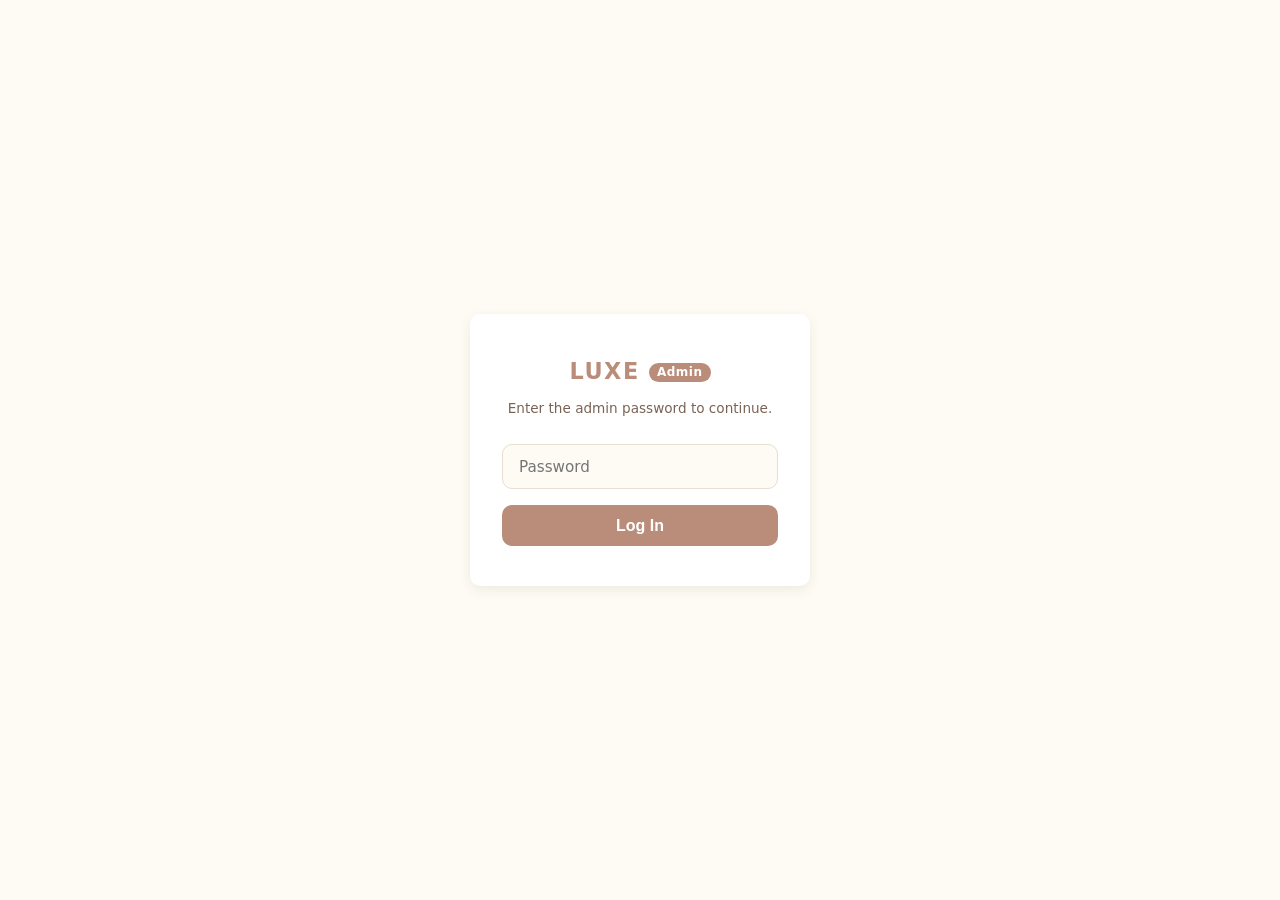
<file: admin.html>
<!doctype html>
<html lang="en">
  <head>
    <meta charset="UTF-8" />
    <meta name="viewport" content="width=device-width, initial-scale=1.0" />
    <title>Admin | LUXE Hair</title>
    <link rel="stylesheet" href="css/admin.css" />
    <link
      rel="stylesheet"
      href="https://cdnjs.cloudflare.com/ajax/libs/font-awesome/6.5.2/css/all.min.css"
    />
  </head>
  <body>
    <!-- ===================== LOGIN GATE ===================== -->
    <!-- Shown by default. admin.js hides this and reveals #admin-dashboard
       once the correct password is entered. This is a DEMO-ONLY lock —
       not real security, since the password lives in plain JS anyone
       could view. Good enough to keep the page from being obviously
       public, not good enough for real customer data. -->
    <section class="login-gate" id="login-gate">
      <form class="login-box" id="login-form">
        <span class="logo">LUXE <span class="admin-tag">Admin</span></span>
        <p class="login-subtitle">Enter the admin password to continue.</p>

        <input
          type="password"
          id="password-input"
          placeholder="Password"
          required
        />

        <p id="login-error" class="login-error" hidden>
          Incorrect password. Try again.
        </p>

        <button type="submit" class="btn btn-primary btn-large">Log In</button>
      </form>
    </section>

    <!-- ===================== ADMIN DASHBOARD ===================== -->
    <!-- Hidden until login succeeds. -->
    <div id="admin-dashboard" hidden>
      <header class="admin-header">
        <span class="logo">LUXE <span class="admin-tag">Admin</span></span>
        <button id="logout-btn" class="btn-logout" type="button">
          <i class="fa-solid fa-right-from-bracket"></i> Log Out
        </button>
      </header>

      <main class="admin-main">
        <!-- ----- Stats overview ----- -->
        <section class="stats-row">
          <div class="stat-card">
            <span class="stat-label">Total Orders</span>
            <span class="stat-value" id="stat-orders">0</span>
          </div>
          <div class="stat-card">
            <span class="stat-label">Total Messages</span>
            <span class="stat-value" id="stat-messages">0</span>
          </div>
          <div class="stat-card">
            <span class="stat-label">Total Revenue</span>
            <span class="stat-value" id="stat-revenue">$0</span>
          </div>
          <div class="stat-card">
            <span class="stat-label">Total Products</span>
            <span class="stat-value" id="stat-products">0</span>
          </div>
        </section>

        <!-- ----- Tabs ----- -->
        <div class="admin-tabs">
          <button
            class="tab-btn active"
            id="tab-orders-btn"
            type="button"
            data-tab="orders"
          >
            <i class="fa-solid fa-bag-shopping"></i> Orders
          </button>
          <button
            class="tab-btn"
            id="tab-messages-btn"
            type="button"
            data-tab="messages"
          >
            <i class="fa-solid fa-envelope"></i> Messages
          </button>
          <button
            class="tab-btn"
            id="tab-products-btn"
            type="button"
            data-tab="products"
          >
            <i class="fa-solid fa-box"></i> Products
          </button>
        </div>

        <!-- ----- Orders tab ----- -->
        <section id="orders-tab" class="tab-panel">
          <p id="orders-empty" class="empty-state" hidden>
            <i class="fa-solid fa-inbox"></i> No orders yet.
          </p>
          <div id="orders-list" class="entries-list">
            <!-- Order cards injected by admin.js -->
          </div>
        </section>

        <!-- ----- Messages tab ----- -->
        <section id="messages-tab" class="tab-panel" hidden>
          <p id="messages-empty" class="empty-state" hidden>
            <i class="fa-solid fa-inbox"></i> No messages yet.
          </p>
          <div id="messages-list" class="entries-list">
            <!-- Message cards injected by admin.js -->
          </div>
        </section>

        <!-- ----- Products tab ----- -->
        <section id="products-tab" class="tab-panel" hidden>
          <form id="add-product-form" class="add-product-form">
            <h2>Add New Product</h2>

            <label for="product-name">Product Name</label>
            <input type="text" id="product-name" required />

            <label for="product-category">Category</label>
            <select id="product-category" required>
              <option value="">Select a category</option>
              <option value="wigs">Wigs</option>
              <option value="extensions">Extensions</option>
              <option value="closures">Closures</option>
              <option value="care">Hair Care</option>
              <option value="accessories">Accessories</option>
            </select>

            <label for="product-price">Price ($)</label>
            <input type="number" id="product-price" min="1" required />

            <label>Product Image</label>
            <div class="image-upload-box" id="image-upload-box">
              <input
                type="file"
                id="product-image-input"
                accept="image/png, image/jpeg, image/gif"
                hidden
              />

              <div id="image-upload-placeholder" class="upload-placeholder">
                <div class="upload-icon-wrap">
                  <i class="fa-regular fa-image"></i>
                </div>
                <p class="upload-title">Upload Image</p>
                <p class="upload-subtitle">PNG, JPG, GIF up to 4MB</p>
                <button
                  type="button"
                  id="select-image-btn"
                  class="btn-select-image"
                >
                  Select Image
                </button>
              </div>

              <div id="image-preview-wrap" class="image-preview-wrap" hidden>
                <img id="image-preview" alt="Selected product image" />
                <button
                  type="button"
                  id="change-image-btn"
                  class="btn-change-image"
                >
                  Change Image
                </button>
              </div>
            </div>
            <span class="field-error" id="error-product-image"></span>

            <label for="product-description">Description</label>
            <textarea id="product-description" rows="3" required></textarea>

            <label class="checkbox-label">
              <input type="checkbox" id="product-instock" checked />
              In stock
            </label>

            <button type="submit" class="btn btn-primary btn-large">
              Add Product
            </button>
          </form>

          <h2 class="products-list-heading">Your Added Products</h2>
          <p id="products-empty" class="empty-state" hidden>
            <i class="fa-solid fa-box-open"></i> You haven't added any products
            yet.
          </p>
          <div id="products-list" class="entries-list">
            <!-- Custom product cards injected by admin.js -->
          </div>
        </section>
      </main>
    </div>

    <script type="module" src="js/admin.js"></script>
  </body>
</html>
</file>
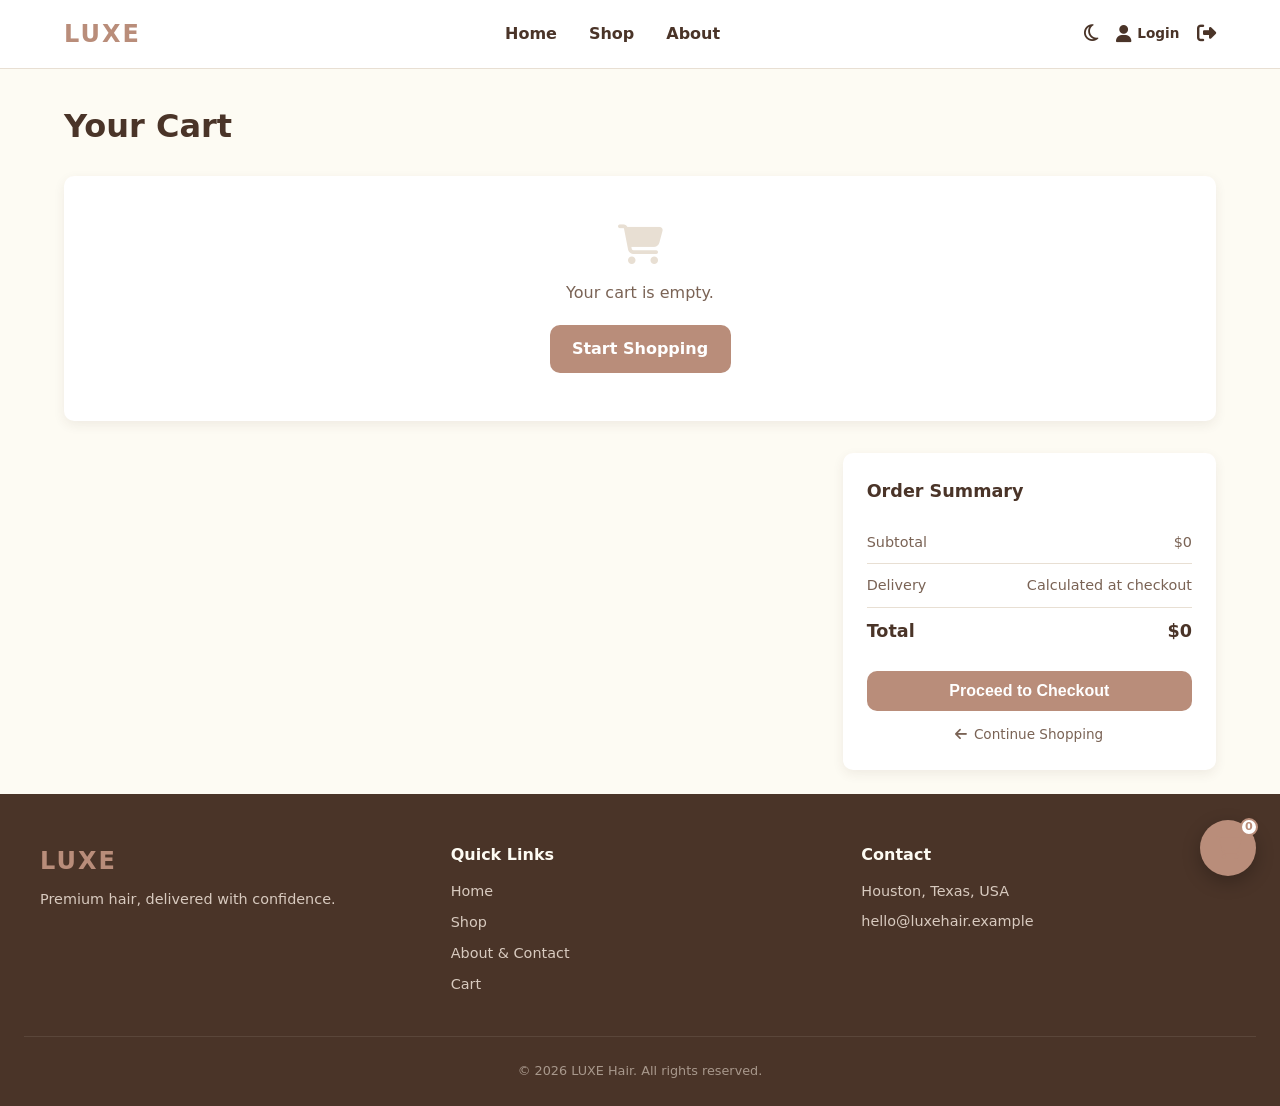
<file: cart.html>
<!doctype html>
<html lang="en">
  <head>
    <meta charset="UTF-8" />
    <meta name="viewport" content="width=device-width, initial-scale=1.0" />
    <title>Your Cart | LUXE Hair</title>
    <link rel="stylesheet" href="css/cart.css" />
    <link
      rel="stylesheet"
      href="https://cdnjs.cloudflare.com/ajax/libs/font-awesome/6.5.2/css/all.min.css"
    />
  </head>
  <body>
    <!-- ===================== HEADER / NAV ===================== -->
    <header class="site-header">
      <div class="nav-container">
        <a href="index.html" class="logo">LUXE</a>

        <nav id="nav-links" class="nav-links">
          <a href="index.html">Home</a>
          <a href="shop.html">Shop</a>
          <a href="about.html">About</a>
          <!-- Mobile-only account controls, shown inside the dropdown
             menu instead of cluttering the top bar on small screens.
             Hidden on desktop via CSS; script.js keeps this in sync
             with the compact desktop version. -->
          <a
            href="login.html"
            id="account-link-mobile"
            class="mobile-account-link"
          >
            <i class="fa-solid fa-user"></i>
            <span id="account-label-mobile">Login</span>
          </a>
          <button
            id="logout-btn-mobile"
            type="button"
            class="mobile-account-link mobile-logout-btn"
            hidden
          >
            <i class="fa-solid fa-right-from-bracket"></i> Logout
          </button>
        </nav>

        <div class="nav-right">
          <button
            id="dark-mode-toggle"
            class="icon-btn"
            type="button"
            title="Toggle dark mode"
          >
            <i class="fa-regular fa-moon" id="dark-mode-icon"></i>
          </button>

          <!-- Account link: shows "Login" when logged out, or the
             customer's name + a logout button when logged in.
             script.js fills this in on every page load. -->
          <a
            href="login.html"
            id="account-link"
            class="icon-btn account-link"
            title="Account"
          >
            <i class="fa-solid fa-user"></i>
            <span id="account-label">Login</span>
          </a>

          <button
            id="logout-btn"
            class="icon-btn"
            type="button"
            title="Log out"
            hidden
          >
            <i class="fa-solid fa-right-from-bracket"></i>
          </button>

          <a
            href="cart.html"
            class="icon-btn cart-link active"
            title="View cart"
          >
            <i class="fa-solid fa-cart-shopping"></i>
            <span id="cart-count" class="cart-badge">0</span>
          </a>

          <button id="hamburger-btn" class="hamburger-btn" type="button">
            <i class="fa-solid fa-bars" id="hamburger-icon"></i>
          </button>
        </div>
      </div>
    </header>

    <!-- ===================== PAGE TITLE ===================== -->
    <section class="cart-header">
      <h1>Your Cart</h1>
    </section>

    <!-- ===================== CART CONTENT ===================== -->
    <section class="cart-layout">
      <!-- Shown by cart.js only when the cart array is empty -->
      <div id="empty-cart-state" class="empty-cart" hidden>
        <i class="fa-solid fa-cart-shopping empty-cart-icon"></i>
        <p>Your cart is empty.</p>
        <a href="shop.html" class="btn btn-primary">Start Shopping</a>
      </div>

      <!-- Cart item rows injected here by cart.js -->
      <div id="cart-items-container" class="cart-items-container">
        <!-- Example row structure (for reference only, generated dynamically):
      <div class="cart-item">
        <img src="..." />
        <div class="cart-item-info">...</div>
        <div class="cart-item-qty">...</div>
        <p class="cart-item-subtotal">...</p>
        <button class="remove-item-btn">...</button>
      </div>
      --></div>

      <!-- Order summary card -->
      <aside class="cart-summary">
        <h2>Order Summary</h2>

        <div class="summary-row">
          <span>Subtotal</span>
          <span id="cart-subtotal">₦0</span>
        </div>

        <div class="summary-row">
          <span>Delivery</span>
          <span>Calculated at checkout</span>
        </div>

        <div class="summary-row summary-total">
          <span>Total</span>
          <span id="cart-total">₦0</span>
        </div>

        <button
          id="checkout-btn"
          class="btn btn-primary btn-large"
          type="button"
        >
          Proceed to Checkout
        </button>

        <a href="shop.html" class="continue-shopping">
          <i class="fa-solid fa-arrow-left"></i> Continue Shopping
        </a>
      </aside>
    </section>

    <!-- ===================== FOOTER ===================== -->
    <footer class="site-footer">
      <div class="footer-content">
        <div class="footer-brand">
          <span class="logo">LUXE</span>
          <p>Premium hair, delivered with confidence.</p>
        </div>

        <div class="footer-links">
          <h4>Quick Links</h4>
          <a href="index.html">Home</a>
          <a href="shop.html">Shop</a>
          <a href="about.html">About & Contact</a>
          <a href="cart.html">Cart</a>
        </div>

        <div class="footer-contact">
          <h4>Contact</h4>
          <p>Houston, Texas, USA</p>
          <p>hello@luxehair.example</p>
        </div>
      </div>
      <p class="footer-copyright">
        &copy; 2026 LUXE Hair. All rights reserved.
      </p>
    </footer>

    <script type="module" src="js/cart.js"></script>
    <script src="js/script.js"></script>
  </body>
</html>
</file>
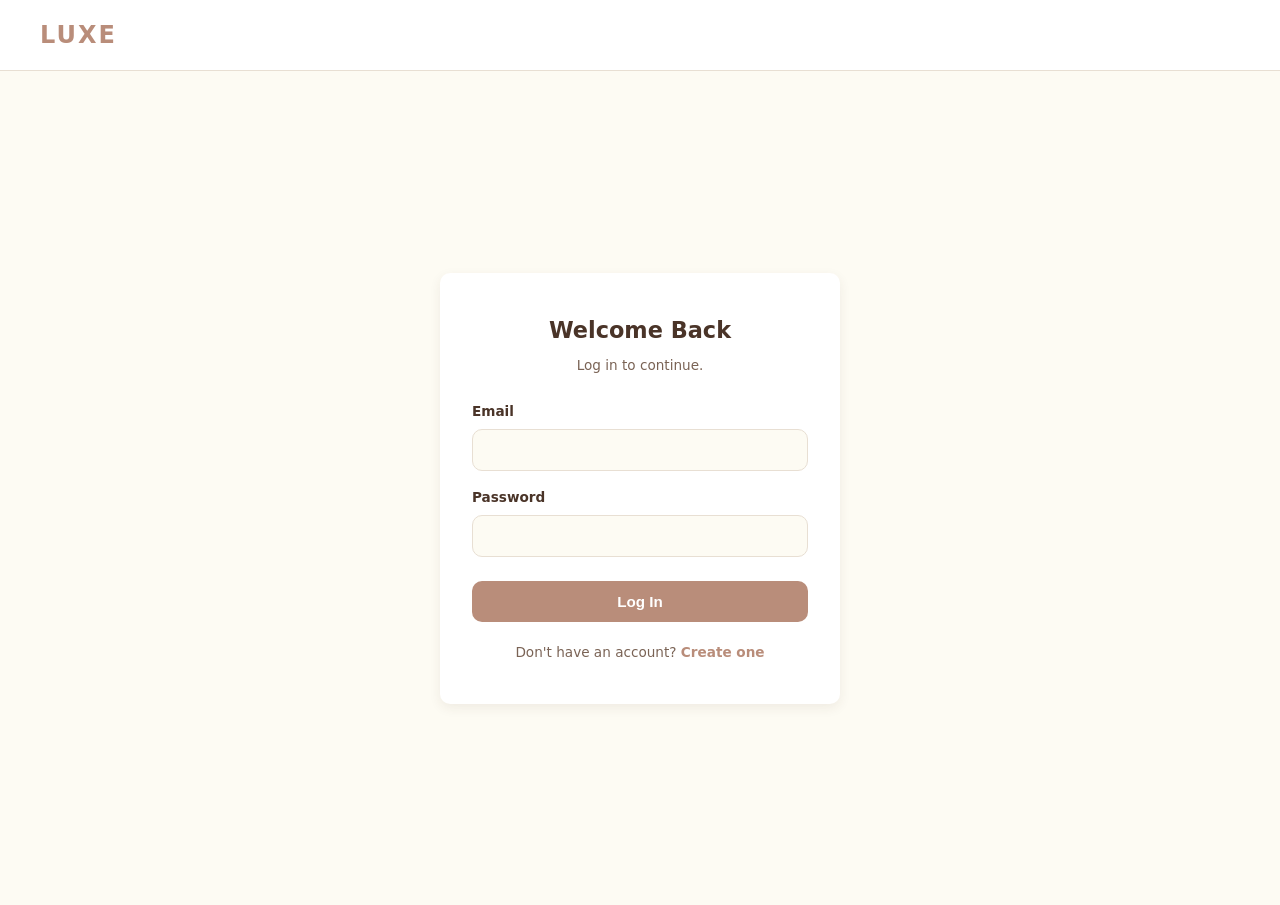
<file: checkout.html>
<!doctype html>
<html lang="en">
  <head>
    <meta charset="UTF-8" />
    <meta name="viewport" content="width=device-width, initial-scale=1.0" />
    <title>Checkout | LUXE Hair</title>
    <link rel="stylesheet" href="css/checkout.css" />
    <link
      rel="stylesheet"
      href="https://cdnjs.cloudflare.com/ajax/libs/font-awesome/6.5.2/css/all.min.css"
    />
  </head>
  <body>
    <!-- ===================== HEADER / NAV ===================== -->
    <header class="site-header">
      <div class="nav-container">
        <a href="index.html" class="logo">LUXE</a>

        <nav id="nav-links" class="nav-links">
          <a href="index.html">Home</a>
          <a href="shop.html">Shop</a>
          <a href="about.html">About</a>
          <!-- Mobile-only account controls, shown inside the dropdown
             menu instead of cluttering the top bar on small screens.
             Hidden on desktop via CSS; script.js keeps this in sync
             with the compact desktop version. -->
          <a
            href="login.html"
            id="account-link-mobile"
            class="mobile-account-link"
          >
            <i class="fa-solid fa-user"></i>
            <span id="account-label-mobile">Login</span>
          </a>
          <button
            id="logout-btn-mobile"
            type="button"
            class="mobile-account-link mobile-logout-btn"
            hidden
          >
            <i class="fa-solid fa-right-from-bracket"></i> Logout
          </button>
        </nav>

        <div class="nav-right">
          <button
            id="dark-mode-toggle"
            class="icon-btn"
            type="button"
            title="Toggle dark mode"
          >
            <i class="fa-regular fa-moon" id="dark-mode-icon"></i>
          </button>

          <!-- Account link: shows "Login" when logged out, or the
             customer's name + a logout button when logged in.
             script.js fills this in on every page load. -->
          <a
            href="login.html"
            id="account-link"
            class="icon-btn account-link"
            title="Account"
          >
            <i class="fa-solid fa-user"></i>
            <span id="account-label">Login</span>
          </a>

          <button
            id="logout-btn"
            class="icon-btn"
            type="button"
            title="Log out"
            hidden
          >
            <i class="fa-solid fa-right-from-bracket"></i>
          </button>

          <a href="cart.html" class="icon-btn cart-link" title="View cart">
            <i class="fa-solid fa-cart-shopping"></i>
            <span id="cart-count" class="cart-badge">0</span>
          </a>

          <button id="hamburger-btn" class="hamburger-btn" type="button">
            <i class="fa-solid fa-bars" id="hamburger-icon"></i>
          </button>
        </div>
      </div>
    </header>

    <!-- ===================== PAGE TITLE ===================== -->
    <section class="checkout-header">
      <h1>Checkout</h1>
    </section>

    <!-- ===================== CHECKOUT FORM STATE ===================== -->
    <!-- Everything inside #checkout-form-wrap is hidden after a successful
       order, and #order-success is shown instead. Both start with the
       correct visibility already set, so there's no flash of the wrong
       state before checkout.js runs. -->
    <section class="checkout-layout" id="checkout-form-wrap">
      <form class="checkout-form" id="checkout-form">
        <!-- ----- Shipping details ----- -->
        <div class="form-section">
          <h2>Shipping Details</h2>

          <label for="full-name">Full Name</label>
          <input type="text" id="full-name" required />
          <span class="field-error" id="error-full-name"></span>

          <label for="checkout-email">Email</label>
          <input type="email" id="checkout-email" required />
          <span class="field-error" id="error-checkout-email"></span>

          <label for="phone">Phone Number</label>
          <input type="tel" id="phone" required />
          <span class="field-error" id="error-phone"></span>

          <label for="address">Delivery Address</label>
          <textarea id="address" rows="2" required></textarea>
          <span class="field-error" id="error-address"></span>

          <label for="city">City</label>
          <input type="text" id="city" required />
          <span class="field-error" id="error-city"></span>
        </div>

        <!-- ----- Payment method ----- -->
        <div class="form-section">
          <h2>Payment Method</h2>

          <div class="payment-options">
            <label class="payment-option">
              <input
                type="radio"
                name="payment-method"
                value="card"
                id="payment-card"
                checked
              />
              <i class="fa-solid fa-credit-card"></i> Card
            </label>

            <label class="payment-option">
              <input
                type="radio"
                name="payment-method"
                value="bank"
                id="payment-bank"
              />
              <i class="fa-solid fa-building-columns"></i> Bank Transfer
            </label>

            <label class="payment-option">
              <input
                type="radio"
                name="payment-method"
                value="pod"
                id="payment-pod"
              />
              <i class="fa-solid fa-truck"></i> Pay on Delivery
            </label>
          </div>

          <!-- Only one of these three shows at a time — toggled by
             checkout.js based on which radio button is selected. -->
          <div id="card-fields" class="payment-detail-fields">
            <label for="card-name">Name on Card</label>
            <input type="text" id="card-name" />
            <span class="field-error" id="error-card-name"></span>

            <label for="card-number">Card Number</label>
            <input
              type="text"
              id="card-number"
              placeholder="1234 5678 9012 3456"
              maxlength="19"
            />
            <span class="field-error" id="error-card-number"></span>

            <div class="card-row">
              <div>
                <label for="card-expiry">Expiry</label>
                <input
                  type="text"
                  id="card-expiry"
                  placeholder="MM/YY"
                  maxlength="5"
                />
                <span class="field-error" id="error-card-expiry"></span>
              </div>
              <div>
                <label for="card-cvv">CVV</label>
                <input
                  type="text"
                  id="card-cvv"
                  placeholder="123"
                  maxlength="3"
                />
                <span class="field-error" id="error-card-cvv"></span>
              </div>
            </div>
          </div>

          <div id="bank-details" class="payment-detail-fields" hidden>
            <p class="bank-info">
              <strong>Bank:</strong> LUXE Trust Bank<br />
              <strong>Account Name:</strong> LUXE Hair Ltd<br />
              <strong>Account Number:</strong> 0123456789
            </p>
            <p class="payment-note">
              Transfer the total amount and your order will be confirmed once
              payment reflects.
            </p>
          </div>

          <div id="pod-note" class="payment-detail-fields" hidden>
            <p class="payment-note">
              Pay in cash to the delivery agent when your order arrives.
            </p>
          </div>
        </div>

        <button
          type="submit"
          id="place-order-btn"
          class="btn btn-primary btn-large"
        >
          Review Order
        </button>
      </form>

      <!-- ----- Order summary (read-only, mirrors cart.js data) ----- -->
      <aside class="checkout-summary">
        <h2>Order Summary</h2>

        <div id="checkout-items" class="checkout-items">
          <!-- Line items injected here by checkout.js -->
        </div>

        <div class="summary-row">
          <span>Subtotal</span>
          <span id="checkout-subtotal">₦0</span>
        </div>

        <div class="summary-row">
          <span>Delivery Fee</span>
          <span id="checkout-delivery-fee">₦0</span>
        </div>

        <div class="summary-row summary-total">
          <span>Total</span>
          <span id="checkout-total">₦0</span>
        </div>
      </aside>
    </section>

    <!-- ===================== ORDER REVIEW ===================== -->
    <!-- Hidden by default. Shown by checkout.js after the form passes
       validation, before anything is actually saved. -->
    <section class="order-review" id="order-review" hidden>
      <div class="review-card">
        <h1>Review Your Order</h1>

        <div class="review-block">
          <h2>Shipping To</h2>
          <p id="review-shipping"></p>
        </div>

        <div class="review-block">
          <h2>Payment Method</h2>
          <p id="review-payment"></p>
        </div>

        <div class="review-block">
          <h2>Items</h2>
          <div id="review-items" class="checkout-items"></div>
        </div>

        <div class="summary-row">
          <span>Subtotal</span>
          <span id="review-subtotal">₦0</span>
        </div>
        <div class="summary-row">
          <span>Delivery Fee</span>
          <span id="review-delivery-fee">₦0</span>
        </div>
        <div class="summary-row summary-total">
          <span>Total</span>
          <span id="review-total">₦0</span>
        </div>

        <div class="review-actions">
          <button id="edit-order-btn" class="btn btn-secondary" type="button">
            <i class="fa-solid fa-arrow-left"></i> Edit Order
          </button>
          <button id="confirm-order-btn" class="btn btn-primary" type="button">
            Confirm Order
          </button>
        </div>
      </div>
    </section>

    <!-- ===================== SUCCESS STATE ===================== -->
    <!-- Hidden by default. Shown by checkout.js after a successful
       "order placement" — replaces the form entirely. -->
    <section class="order-success" id="order-success" hidden>
      <i class="fa-solid fa-circle-check success-icon"></i>
      <h1>Order Placed!</h1>
      <p>Thank you for shopping with LUXE. Your order reference is:</p>
      <p class="order-number" id="order-number"></p>
      <p class="success-note">
        This is a demo checkout — no real payment was processed.
      </p>
      <a href="shop.html" class="btn btn-primary">Continue Shopping</a>
    </section>

    <!-- ===================== FOOTER ===================== -->
    <footer class="site-footer">
      <div class="footer-content">
        <div class="footer-brand">
          <span class="logo">LUXE</span>
          <p>Premium hair, delivered with confidence.</p>
        </div>

        <div class="footer-links">
          <h4>Quick Links</h4>
          <a href="index.html">Home</a>
          <a href="shop.html">Shop</a>
          <a href="about.html">About & Contact</a>
          <a href="cart.html">Cart</a>
        </div>

        <div class="footer-contact">
          <h4>Contact</h4>
          <p>Houston, Texas, USA</p>
          <p>hello@luxehair.example</p>
        </div>
      </div>
      <p class="footer-copyright">
        &copy; 2026 LUXE Hair. All rights reserved.
      </p>
    </footer>

    <script type="module" src="js/checkout.js"></script>
    <script src="js/script.js"></script>
  </body>
</html>
</file>
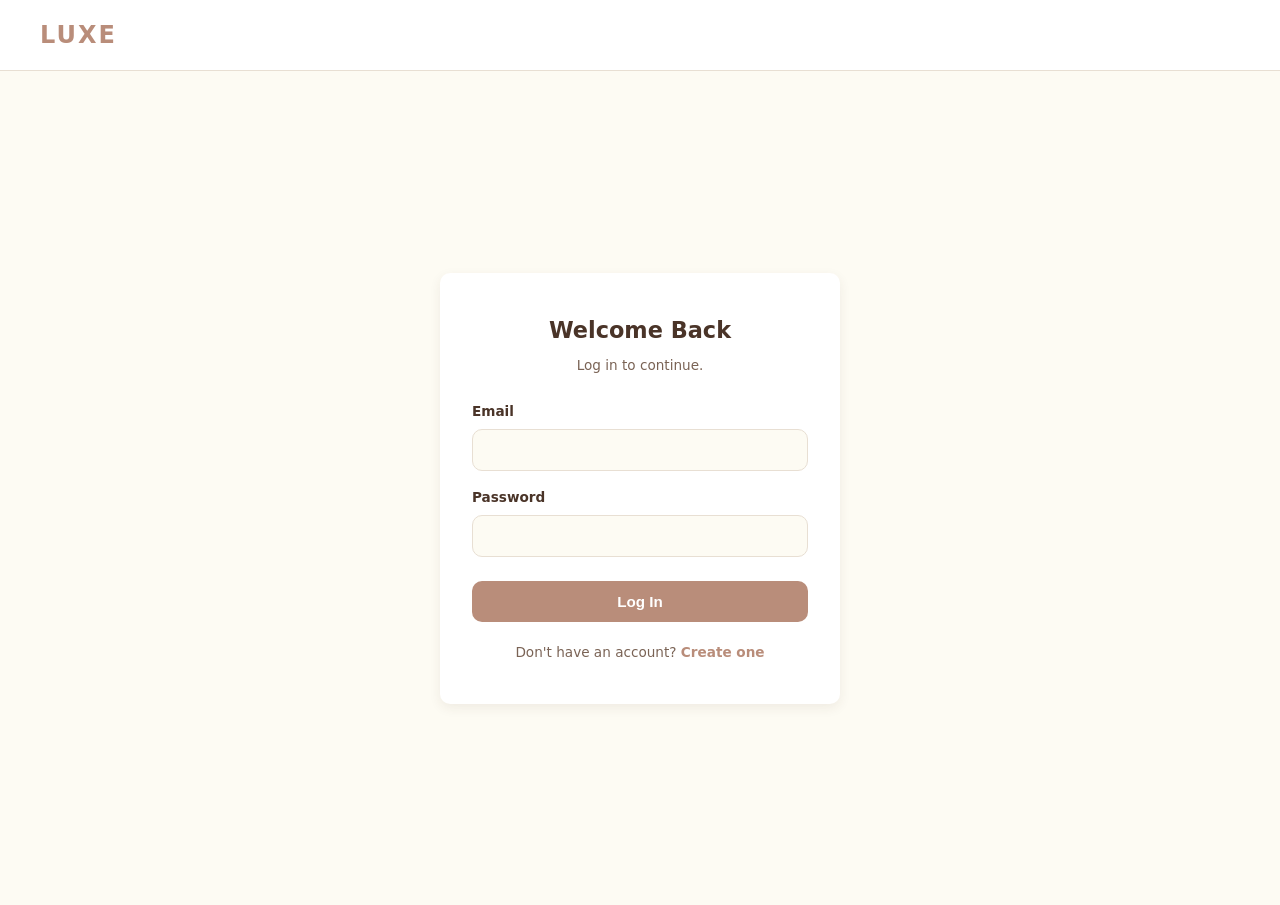
<file: login.html>
<!doctype html>
<html lang="en">
  <head>
    <meta charset="UTF-8" />
    <meta name="viewport" content="width=device-width, initial-scale=1.0" />
    <title>Log In | LUXE Hair</title>
    <link rel="stylesheet" href="css/login.css" />
    <link
      rel="stylesheet"
      href="https://cdnjs.cloudflare.com/ajax/libs/font-awesome/6.5.2/css/all.min.css"
    />
  </head>
  <body>
    <!-- ===================== HEADER / NAV ===================== -->
    <header class="site-header">
      <div class="nav-container">
        <a href="index.html" class="logo">LUXE</a>
      </div>
    </header>

    <!-- ===================== LOGIN FORM ===================== -->
    <section class="auth-page">
      <form class="auth-box" id="login-form">
        <h1>Welcome Back</h1>
        <p class="auth-subtitle">Log in to continue.</p>

        <label for="login-email">Email</label>
        <input type="email" id="login-email" required />
        <span class="field-error" id="error-login-email"></span>

        <label for="login-password">Password</label>
        <input type="password" id="login-password" required />
        <span class="field-error" id="error-login-password"></span>

        <p id="login-form-error" class="form-level-error" hidden></p>

        <button type="submit" class="btn btn-primary btn-large">Log In</button>

        <p class="auth-switch">
          Don't have an account? <a href="register.html">Create one</a>
        </p>
      </form>
    </section>

    <script src="js/login.js"></script>
  </body>
</html>
</file>
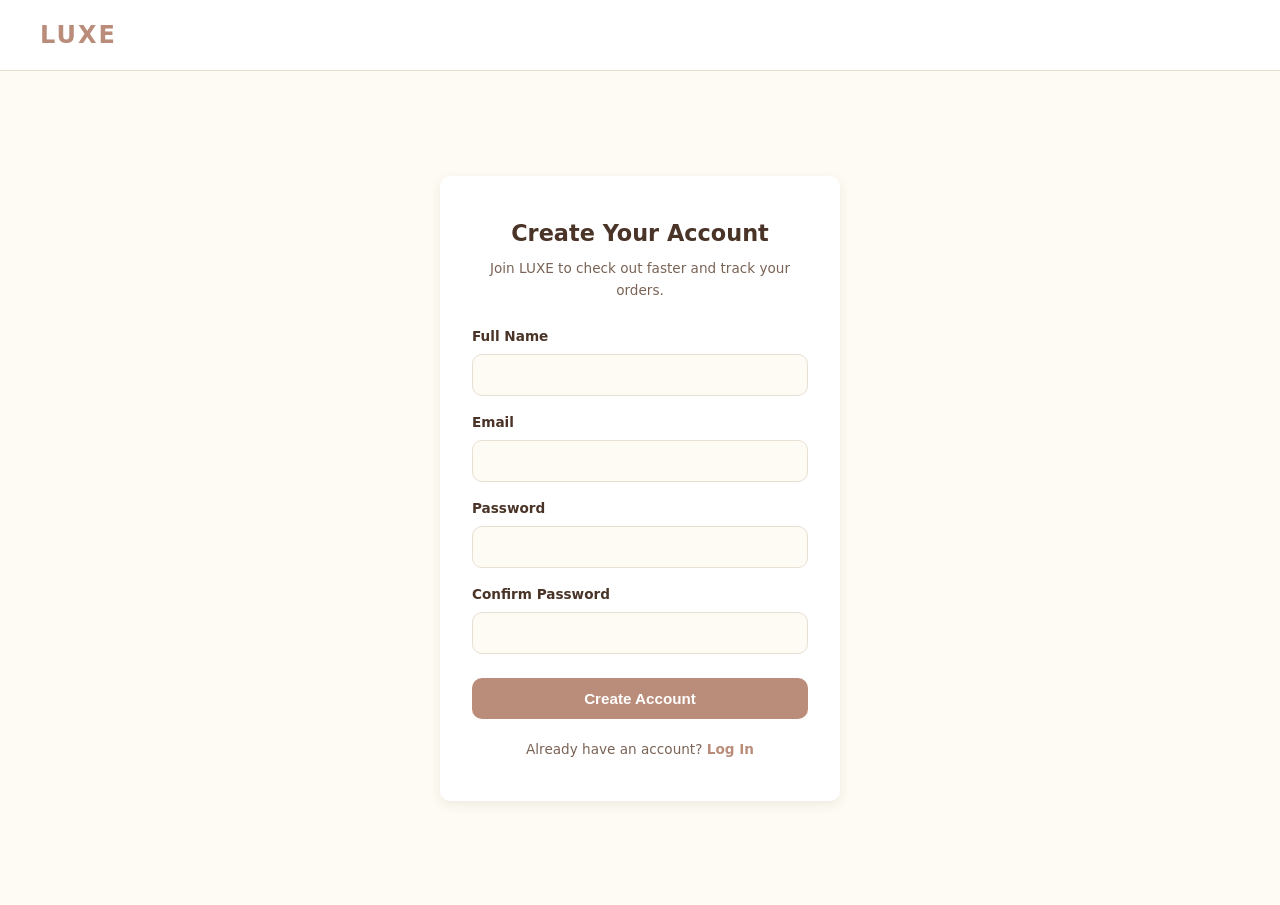
<file: register.html>
<!doctype html>
<html lang="en">
  <head>
    <meta charset="UTF-8" />
    <meta name="viewport" content="width=device-width, initial-scale=1.0" />
    <title>Create Account | LUXE Hair</title>
    <link rel="stylesheet" href="css/register.css" />
    <link
      rel="stylesheet"
      href="https://cdnjs.cloudflare.com/ajax/libs/font-awesome/6.5.2/css/all.min.css"
    />
  </head>
  <body>
    <!-- ===================== HEADER / NAV ===================== -->
    <header class="site-header">
      <div class="nav-container">
        <a href="index.html" class="logo">LUXE</a>
      </div>
    </header>

    <!-- ===================== REGISTER FORM ===================== -->
    <section class="auth-page">
      <form class="auth-box" id="register-form">
        <h1>Create Your Account</h1>
        <p class="auth-subtitle">
          Join LUXE to check out faster and track your orders.
        </p>

        <label for="register-name">Full Name</label>
        <input type="text" id="register-name" required />
        <span class="field-error" id="error-register-name"></span>

        <label for="register-email">Email</label>
        <input type="email" id="register-email" required />
        <span class="field-error" id="error-register-email"></span>

        <label for="register-password">Password</label>
        <input type="password" id="register-password" required />
        <span class="field-error" id="error-register-password"></span>

        <label for="register-confirm-password">Confirm Password</label>
        <input type="password" id="register-confirm-password" required />
        <span class="field-error" id="error-register-confirm-password"></span>

        <p id="register-error" class="form-level-error" hidden></p>

        <button type="submit" class="btn btn-primary btn-large">
          Create Account
        </button>

        <p class="auth-switch">
          Already have an account? <a href="login.html">Log In</a>
        </p>
      </form>
    </section>

    <script src="js/register.js"></script>
  </body>
</html>
</file>
<file: css/admin.css>
/* ============================================================
   admin.css — styles for admin.html only
   ============================================================ */

* {
  margin: 0;
  padding: 0;
  box-sizing: border-box;
}

:root {
  --color-primary: #b98d7a;
  --color-primary-dark: #9c7362;
  --color-bg: #fdfbf3;
  --color-surface: #ffffff;
  --color-text: #4a3428;
  --color-text-muted: #7a6355;
  --color-border: #e8dfd3;
  --shadow: 0 4px 12px rgba(74, 52, 40, 0.08);
  --radius: 10px;
}

body {
  font-family: 'Segoe UI', system-ui, sans-serif;
  background-color: var(--color-bg);
  color: var(--color-text);
  line-height: 1.6;
}

.logo {
  font-size: 1.4rem;
  font-weight: 700;
  letter-spacing: 1.5px;
  color: var(--color-primary);
}

.admin-tag {
  font-size: 0.75rem;
  font-weight: 700;
  background-color: var(--color-primary);
  color: #fff;
  padding: 0.15rem 0.5rem;
  border-radius: 999px;
  letter-spacing: 0.5px;
  vertical-align: middle;
}

.btn {
  display: inline-block;
  padding: 0.7rem 1.4rem;
  border-radius: var(--radius);
  font-weight: 600;
  cursor: pointer;
  border: none;
  text-align: center;
}

.btn-primary {
  background-color: var(--color-primary);
  color: #fff;
}

.btn-primary:hover {
  background-color: var(--color-primary-dark);
}

.btn-large {
  width: 100%;
  font-size: 1rem;
}

/* ============================================================
   LOGIN GATE
   ============================================================ */
.login-gate {
  min-height: 100vh;
  display: flex;
  align-items: center;
  justify-content: center;
  padding: 1.5rem;
}

/* Without this, our own "display: flex" above overrides the browser's
   built-in [hidden] { display: none; } rule at equal specificity —
   which is exactly why the login screen kept taking up a full 100vh
   of space even after JS set loginGate.hidden = true, pushing the
   real dashboard content down and forcing you to scroll to see it. */
.login-gate[hidden] {
  display: none;
}

.login-box {
  background-color: var(--color-surface);
  padding: 2.5rem 2rem;
  border-radius: var(--radius);
  box-shadow: var(--shadow);
  width: 100%;
  max-width: 340px;
  text-align: center;
}

.login-box .logo {
  display: block;
  margin-bottom: 0.5rem;
}

.login-subtitle {
  color: var(--color-text-muted);
  font-size: 0.85rem;
  margin-bottom: 1.5rem;
}

.login-box input {
  width: 100%;
  padding: 0.8rem 1rem;
  border: 1px solid var(--color-border);
  border-radius: var(--radius);
  font-family: inherit;
  font-size: 0.95rem;
  margin-bottom: 1rem;
  background-color: var(--color-bg);
  color: var(--color-text);
}

.login-box input:focus {
  outline: 2px solid var(--color-primary);
  outline-offset: 1px;
}

.login-error {
  color: #c94f4f;
  font-size: 0.8rem;
  margin-bottom: 1rem;
}

/* ============================================================
   ADMIN HEADER
   ============================================================ */
.admin-header {
  background-color: var(--color-surface);
  border-bottom: 1px solid var(--color-border);
  padding: 1rem 1.5rem;
  display: flex;
  align-items: center;
  justify-content: space-between;
}

.btn-logout {
  background: none;
  border: 1px solid var(--color-border);
  border-radius: var(--radius);
  padding: 0.5rem 1rem;
  font-size: 0.85rem;
  font-weight: 600;
  color: var(--color-text-muted);
  cursor: pointer;
}

.btn-logout:hover {
  border-color: var(--color-primary);
  color: var(--color-primary);
}

/* ============================================================
   MAIN CONTENT
   ============================================================ */
.admin-main {
  max-width: 1000px;
  margin: 0 auto;
  padding: 1.5rem;
}

/* ----- Stats ----- */
.stats-row {
  display: grid;
  grid-template-columns: 1fr;
  gap: 1rem;
  margin-bottom: 1.75rem;
}

.stat-card {
  background-color: var(--color-surface);
  border-radius: var(--radius);
  box-shadow: var(--shadow);
  padding: 1.25rem;
  display: flex;
  flex-direction: column;
  gap: 0.3rem;
}

.stat-label {
  font-size: 0.8rem;
  color: var(--color-text-muted);
  font-weight: 600;
}

.stat-value {
  font-size: 1.5rem;
  font-weight: 700;
  color: var(--color-primary);
}

/* ----- Tabs ----- */
.admin-tabs {
  display: flex;
  gap: 0.75rem;
  margin-bottom: 1.5rem;
  border-bottom: 1px solid var(--color-border);
}

.tab-btn {
  background: none;
  border: none;
  padding: 0.8rem 0.5rem;
  font-size: 0.9rem;
  font-weight: 600;
  color: var(--color-text-muted);
  cursor: pointer;
  border-bottom: 2px solid transparent;
  display: flex;
  align-items: center;
  gap: 0.5rem;
}

.tab-btn.active {
  color: var(--color-primary);
  border-bottom-color: var(--color-primary);
}

/* ----- Empty state ----- */
.empty-state {
  text-align: center;
  color: var(--color-text-muted);
  padding: 3rem 1rem;
  background-color: var(--color-surface);
  border-radius: var(--radius);
  box-shadow: var(--shadow);
}

.empty-state i {
  display: block;
  font-size: 1.8rem;
  margin-bottom: 0.6rem;
  color: var(--color-border);
}

/* ----- Entry cards (orders + messages share this style) ----- */
.entries-list {
  display: flex;
  flex-direction: column;
  gap: 1rem;
}

.entry-card {
  background-color: var(--color-surface);
  border-radius: var(--radius);
  box-shadow: var(--shadow);
  padding: 1.25rem;
}

.entry-card.handled {
  opacity: 0.6;
}

.entry-top {
  display: flex;
  justify-content: space-between;
  align-items: flex-start;
  gap: 1rem;
  margin-bottom: 0.75rem;
  flex-wrap: wrap;
}

/* This is the customer's NAME — deliberately the most prominent piece
   of text in the card so it's the first thing an admin sees. */
.entry-name {
  font-size: 1.05rem;
  font-weight: 700;
}

.entry-meta {
  font-size: 0.78rem;
  color: var(--color-text-muted);
}

.entry-badge {
  font-size: 0.7rem;
  font-weight: 700;
  padding: 0.2rem 0.6rem;
  border-radius: 999px;
  background-color: var(--color-border);
  color: var(--color-text-muted);
  white-space: nowrap;
}

.entry-badge.handled-badge {
  background-color: #e4f2e4;
  color: #2e7d32;
}

.entry-details {
  font-size: 0.88rem;
  color: var(--color-text-muted);
  margin-bottom: 0.9rem;
  line-height: 1.7;
}

.entry-details strong {
  color: var(--color-text);
}

.entry-items {
  background-color: var(--color-bg);
  border-radius: var(--radius);
  padding: 0.8rem 1rem;
  margin-bottom: 0.9rem;
  font-size: 0.85rem;
}

.entry-item-row {
  display: flex;
  justify-content: space-between;
  padding: 0.2rem 0;
}

.entry-total {
  font-weight: 700;
  color: var(--color-text);
  border-top: 1px solid var(--color-border);
  margin-top: 0.4rem;
  padding-top: 0.4rem;
}

.entry-message-text {
  background-color: var(--color-bg);
  border-radius: var(--radius);
  padding: 0.8rem 1rem;
  margin-bottom: 0.9rem;
  font-size: 0.88rem;
  font-style: italic;
}

.entry-actions {
  display: flex;
  flex-wrap: wrap;
  gap: 0.6rem;
}

.entry-actions button {
  font-size: 0.8rem;
  font-weight: 600;
  padding: 0.5rem 0.9rem;
  border-radius: var(--radius);
  border: 1px solid var(--color-border);
  background-color: var(--color-surface);
  color: var(--color-text);
  cursor: pointer;
  display: inline-flex;
  align-items: center;
  gap: 0.4rem;
}

.entry-actions .reply-btn {
  background-color: var(--color-primary);
  color: #fff;
  border-color: var(--color-primary);
}

.entry-actions .reply-btn:hover {
  background-color: var(--color-primary-dark);
}

.entry-actions .handle-btn:hover {
  border-color: #2e7d32;
  color: #2e7d32;
}

.entry-actions .delete-btn:hover {
  border-color: #c94f4f;
  color: #c94f4f;
}

/* ----- Add Product form ----- */
.add-product-form {
  background-color: var(--color-surface);
  border-radius: var(--radius);
  box-shadow: var(--shadow);
  padding: 1.5rem;
  display: flex;
  flex-direction: column;
  margin-bottom: 1.5rem;
}

.add-product-form h2 {
  font-size: 1.1rem;
  margin-bottom: 1rem;
}

.add-product-form label {
  font-size: 0.85rem;
  font-weight: 600;
  margin-bottom: 0.4rem;
  margin-top: 0.9rem;
}

.add-product-form label:first-of-type {
  margin-top: 0;
}

.add-product-form input,
.add-product-form select,
.add-product-form textarea {
  padding: 0.7rem 0.9rem;
  border: 1px solid var(--color-border);
  border-radius: var(--radius);
  background-color: var(--color-bg);
  color: var(--color-text);
  font-family: inherit;
  font-size: 0.9rem;
  resize: vertical;
}

.add-product-form input:focus,
.add-product-form select:focus,
.add-product-form textarea:focus {
  outline: 2px solid var(--color-primary);
  outline-offset: 1px;
}

.checkbox-label {
  display: flex !important;
  align-items: center;
  gap: 0.5rem;
  font-weight: 600 !important;
}

/* ----- Image upload box ----- */
.image-upload-box {
  border: 2px dashed var(--color-border);
  border-radius: var(--radius);
  padding: 2rem 1.5rem;
  text-align: center;
  background-color: var(--color-bg);
  transition:
    border-color 0.2s ease,
    background-color 0.2s ease;
}

.image-upload-box.drag-over {
  border-color: var(--color-primary);
  background-color: #f5ede6;
}

.upload-icon-wrap {
  width: 56px;
  height: 56px;
  background-color: var(--color-border);
  border-radius: 12px;
  margin: 0 auto 0.9rem;
  display: flex;
  align-items: center;
  justify-content: center;
}

.upload-icon-wrap i {
  font-size: 1.5rem;
  color: var(--color-text-muted);
  /* Overrides any vertical-align Font Awesome's own CSS sets on the
     icon itself, which can fight against the flex centering above. */
  vertical-align: 0;
  line-height: 1;
}

.upload-title {
  font-weight: 700;
  font-size: 0.95rem;
  margin-bottom: 0.25rem;
}

.upload-subtitle {
  font-size: 0.8rem;
  color: var(--color-text-muted);
  margin-bottom: 1.2rem;
}

.btn-select-image,
.btn-change-image {
  background-color: var(--color-text);
  color: #fff;
  border: none;
  padding: 0.6rem 1.3rem;
  border-radius: var(--radius);
  font-weight: 600;
  font-size: 0.85rem;
  cursor: pointer;
}

.btn-select-image:hover,
.btn-change-image:hover {
  background-color: #2c221b;
}

.image-preview-wrap {
  display: flex;
  flex-direction: column;
  align-items: center;
}

/* Without this, the "display: flex" above overrides the browser's
   built-in [hidden] { display: none; } rule — the same recurring
   pattern we've hit before. This is what makes the preview box
   actually disappear when nothing has been selected yet. */
.image-preview-wrap[hidden] {
  display: none;
}

.image-preview-wrap img {
  display: block;
  max-width: 100%;
  max-height: 180px;
  border-radius: var(--radius);
  margin: 0 auto 1rem;
  object-fit: contain;
}

.checkbox-label input {
  width: auto !important;
  accent-color: var(--color-primary);
}

.add-product-form .btn-large {
  margin-top: 1.5rem;
}

.products-list-heading {
  font-size: 1.05rem;
  margin-bottom: 1rem;
}

.entry-product-image {
  width: 60px;
  height: 60px;
  object-fit: cover;
  border-radius: var(--radius);
  flex-shrink: 0;
}

.entry-product-top {
  display: flex;
  gap: 1rem;
  align-items: center;
  margin-bottom: 0.75rem;
}

/* ============================================================
   RESPONSIVE
   ============================================================ */
@media (min-width: 640px) {
  .stats-row {
    grid-template-columns: repeat(3, 1fr);
  }
}
</file>
<file: css/cart.css>
/* ============================================================
   cart.css — styles for cart.html only
   ============================================================ */

* {
  margin: 0;
  padding: 0;
  box-sizing: border-box;
}

:root {
  --color-primary: #b98d7a;
  --color-primary-dark: #9c7362;
  --color-bg: #fdfbf3;
  --color-surface: #ffffff;
  --color-text: #4a3428;
  --color-text-muted: #7a6355;
  --color-border: #e8dfd3;
  --shadow: 0 4px 12px rgba(74, 52, 40, 0.08);
  --radius: 10px;
  /* Dedicated footer colors, independent of --color-text/--color-bg,
     so the footer stays consistently dark in BOTH light and dark mode
     instead of flipping to a bright "light mode island" when dark
     mode is on (which is what happens if it just reuses --color-text). */
  --color-footer-bg: #4a3428;
  --color-footer-text: #fdfbf3;
}

[data-theme='dark'] {
  --color-bg: #221913;
  --color-surface: #2f241c;
  --color-text: #f5ede4;
  --color-text-muted: #cbb9ab;
  --color-border: #4a3a2e;
  --shadow: 0 4px 12px rgba(0, 0, 0, 0.3);
  --color-footer-bg: #1a130d;
  --color-footer-text: #f5ede4;
}

body {
  font-family: 'Segoe UI', system-ui, sans-serif;
  background-color: var(--color-bg);
  color: var(--color-text);
  line-height: 1.6;
  transition:
    background-color 0.3s ease,
    color 0.3s ease;
}

a {
  text-decoration: none;
  color: inherit;
}

img {
  max-width: 100%;
  display: block;
}

/* ============================================================
   HEADER / NAV
   ============================================================ */
.site-header {
  background-color: var(--color-surface);
  border-bottom: 1px solid var(--color-border);
  position: sticky;
  top: 0;
  z-index: 100;
}

.nav-container {
  max-width: 1200px;
  margin: 0 auto;
  /* Fixed height (instead of padding-driven auto height) so the
     dropdown menu below always knows exactly where the header ends —
     needed since the menu is now fixed-positioned relative to the
     viewport, not just a normal flow child. */
  height: 68px;
  padding: 0 1.5rem;
  display: flex;
  align-items: center;
  justify-content: space-between;
}

.logo {
  font-size: 1.5rem;
  font-weight: 700;
  letter-spacing: 2px;
  color: var(--color-primary);
}

/* Dropdown panel — anchored right below the header, collapsed to 0
   height by default. Opening it grows max-height instead of sliding
   in from off-screen, so the rest of the page stays visible beneath
   it (not a full-screen takeover). overflow: hidden clips it cleanly
   at 0 when closed, box-sizing: border-box (from the global reset)
   means padding collapses along with it instead of leaving a gap. */
.nav-links {
  position: fixed;
  top: 68px;
  left: 0;
  right: 0;
  width: 100%;
  max-height: 0;
  overflow: hidden;
  background-color: var(--color-footer-bg);
  z-index: 90;
  display: flex;
  flex-direction: column;
  align-items: flex-end;
  gap: 1.75rem;
  padding: 0 2.5rem;
  transition: max-height 0.35s ease;
}

.nav-links.open {
  max-height: 420px;
  padding: 2.5rem 2.5rem 2rem;
}

.nav-links a {
  font-weight: 600;
  font-size: 1.5rem;
  color: var(--color-footer-text);
  text-align: right;
  opacity: 0.75;
}

.nav-links a.active,
.nav-links a:hover {
  color: var(--color-primary);
  opacity: 1;
}

.nav-right {
  display: flex;
  align-items: center;
  gap: 1.1rem;
}

.icon-btn {
  position: relative;
  background: none;
  border: none;
  font-size: 1.2rem;
  color: var(--color-text);
  cursor: pointer;
}

/* The account link pairs an icon with a text label ("Login" or the
   customer's name) — needs its own layout rule since the plain
   .icon-btn above is just a bare icon button. */
.account-link {
  display: flex;
  align-items: center;
  gap: 0.4rem;
  font-size: 0.85rem;
  font-weight: 600;
  text-decoration: none;
}

.account-link i {
  font-size: 1.1rem;
}

/* Mobile-only account controls inside the dropdown menu — matches
   the same large, right-aligned style as Home/Shop/About links. */
.mobile-account-link {
  display: flex;
  align-items: center;
  justify-content: flex-end;
  gap: 0.6rem;
  font-weight: 600;
  font-size: 1.5rem;
  color: var(--color-footer-text);
  opacity: 0.75;
  background: none;
  border: none;
  cursor: pointer;
  width: 100%;
  text-align: right;
}

.mobile-account-link:hover {
  color: var(--color-primary);
  opacity: 1;
}

/* Hide the compact desktop account icons by default (mobile-first) —
   the mobile menu version above is what shows on small screens. */
#account-link,
#logout-btn {
  display: none;
}

.icon-btn:hover,
.icon-btn.active {
  color: var(--color-primary);
}

.cart-badge {
  position: absolute;
  top: -8px;
  right: -10px;
  background-color: var(--color-primary);
  color: #fff;
  font-size: 0.7rem;
  font-weight: 700;
  min-width: 18px;
  height: 18px;
  border-radius: 50%;
  display: flex;
  align-items: center;
  justify-content: center;
}

.hamburger-btn {
  background: none;
  border: none;
  cursor: pointer;
  font-size: 1.3rem;
  color: var(--color-text);
  padding: 0.2rem;
}

.hamburger-btn:hover {
  color: var(--color-primary);
}

/* ============================================================
   CART PAGE TITLE
   ============================================================ */
.cart-header {
  max-width: 1200px;
  margin: 0 auto;
  padding: 2rem 1.5rem 0;
}

.cart-header h1 {
  font-size: 1.7rem;
}

/* ============================================================
   CART LAYOUT — items stack above summary on mobile,
   side-by-side on desktop
   ============================================================ */
.cart-layout {
  max-width: 1200px;
  margin: 0 auto;
  padding: 1.5rem;
  display: grid;
  grid-template-columns: 1fr;
  gap: 2rem;
  align-items: start;
}

/* ----- Empty state ----- */
.empty-cart {
  grid-column: 1 / -1;
  text-align: center;
  padding: 3rem 1rem;
  background-color: var(--color-surface);
  border-radius: var(--radius);
  box-shadow: var(--shadow);
}

.empty-cart-icon {
  font-size: 2.5rem;
  color: var(--color-border);
  margin-bottom: 1rem;
}

.empty-cart p {
  color: var(--color-text-muted);
  margin-bottom: 1.2rem;
}

/* ----- Cart item rows (each row built by cart.js) ----- */
.cart-items-container {
  display: flex;
  flex-direction: column;
  gap: 1rem;
}

.cart-item {
  background-color: var(--color-surface);
  border-radius: var(--radius);
  box-shadow: var(--shadow);
  padding: 1rem;
  display: grid;
  grid-template-columns: 70px 1fr;
  grid-template-areas:
    'image info'
    'image qty'
    'image subtotal';
  gap: 0.5rem 1rem;
  align-items: center;
  position: relative;
}

.cart-item img {
  grid-area: image;
  width: 70px;
  height: 70px;
  object-fit: cover;
  border-radius: 8px;
}

.cart-item-info {
  grid-area: info;
}

.cart-item-info h3 {
  font-size: 0.95rem;
  margin-bottom: 0.2rem;
}

.cart-item-info p {
  font-size: 0.85rem;
  color: var(--color-text-muted);
}

.cart-item-qty {
  grid-area: qty;
  display: inline-flex;
  align-items: center;
  border: 1px solid var(--color-border);
  border-radius: var(--radius);
  width: fit-content;
}

.cart-item-qty button {
  background: none;
  border: none;
  width: 30px;
  height: 30px;
  cursor: pointer;
  font-size: 1rem;
  color: var(--color-text);
}

.cart-item-qty span {
  width: 28px;
  text-align: center;
  font-size: 0.9rem;
}

.cart-item-subtotal {
  grid-area: subtotal;
  font-weight: 700;
  color: var(--color-primary);
}

.remove-item-btn {
  position: absolute;
  top: 0.8rem;
  right: 0.8rem;
  background: none;
  border: none;
  color: var(--color-text-muted);
  cursor: pointer;
  font-size: 1rem;
}

.remove-item-btn:hover {
  color: #c94f4f;
}

/* ----- Order summary card ----- */
.cart-summary {
  background-color: var(--color-surface);
  border-radius: var(--radius);
  box-shadow: var(--shadow);
  padding: 1.5rem;
  height: fit-content;
}

.cart-summary h2 {
  font-size: 1.1rem;
  margin-bottom: 1rem;
}

.summary-row {
  display: flex;
  justify-content: space-between;
  font-size: 0.9rem;
  color: var(--color-text-muted);
  padding: 0.6rem 0;
  border-bottom: 1px solid var(--color-border);
}

.summary-total {
  font-size: 1.1rem;
  font-weight: 700;
  color: var(--color-text);
  border-bottom: none;
}

.btn {
  display: inline-block;
  padding: 0.7rem 1.4rem;
  border-radius: var(--radius);
  font-weight: 600;
  cursor: pointer;
  border: none;
  text-align: center;
  transition:
    background-color 0.2s ease,
    transform 0.2s ease;
}

.btn-primary {
  background-color: var(--color-primary);
  color: #fff;
}

.btn-primary:hover {
  background-color: var(--color-primary-dark);
}

.btn-large {
  width: 100%;
  font-size: 1rem;
  margin: 1rem 0 0.8rem;
}

.continue-shopping {
  display: flex;
  align-items: center;
  justify-content: center;
  gap: 0.4rem;
  font-size: 0.85rem;
  color: var(--color-text-muted);
}

.continue-shopping:hover {
  color: var(--color-primary);
}

/* ============================================================
   FOOTER
   ============================================================ */
.site-footer {
  background-color: var(--color-footer-bg);
  color: var(--color-footer-text);
  padding: 3rem 1.5rem 1.5rem;
}

.footer-content {
  max-width: 1200px;
  margin: 0 auto;
  display: grid;
  grid-template-columns: repeat(auto-fit, minmax(180px, 1fr));
  gap: 2rem;
  margin-bottom: 2rem;
}

.footer-brand .logo {
  color: var(--color-primary);
}

.footer-brand p {
  margin-top: 0.5rem;
  color: #d8cabf;
  font-size: 0.9rem;
}

.footer-links h4,
.footer-contact h4 {
  margin-bottom: 0.8rem;
  font-size: 1rem;
}

.footer-links a {
  display: block;
  color: #d8cabf;
  margin-bottom: 0.5rem;
  font-size: 0.9rem;
}

.footer-links a:hover {
  color: var(--color-primary);
}

.footer-contact p {
  color: #d8cabf;
  font-size: 0.9rem;
  margin-bottom: 0.4rem;
}

.footer-copyright {
  text-align: center;
  font-size: 0.8rem;
  color: #a8988c;
  border-top: 1px solid #5a463a;
  padding-top: 1.5rem;
}

/* ============================================================
   RESPONSIVE BREAKPOINTS
   ============================================================ */
@media (min-width: 640px) {
  .cart-item {
    grid-template-columns: 90px 1fr auto auto;
    grid-template-areas: 'image info qty subtotal';
  }

  .cart-item-qty {
    justify-self: center;
  }
}

@media (min-width: 768px) {
  .hamburger-btn {
    display: none;
  }

  .mobile-account-link {
    display: none;
  }

  #account-link {
    display: flex;
  }

  #logout-btn {
    display: inline-flex;
  }

  /* Reset every mobile-only panel style back to a normal horizontal
     nav bar — otherwise the dark background, large right-aligned text,
     and centering from the mobile menu would leak into desktop. */
  .nav-links {
    position: static;
    flex-direction: row;
    max-height: none;
    overflow: visible;
    width: auto;
    background-color: transparent;
    z-index: auto;
    align-items: center;
    padding: 0;
    gap: 2rem;
  }

  .nav-links a {
    font-size: 1rem;
    color: var(--color-text);
    opacity: 1;
  }

  .cart-layout {
    grid-template-columns: 2fr 1fr;
  }
}

@media (min-width: 1024px) {
  .cart-header h1 {
    font-size: 2rem;
  }
}

/* ============================================================
   FLOATING CART BUTTON
   Pulled out of the nav bar entirely via position: fixed — this is
   what makes it "not part of the navbar" without touching any HTML.
   Same circular floating pattern used by many real e-commerce sites.
   ============================================================ */
.cart-link {
  position: fixed;
  bottom: 24px;
  right: 24px;
  width: 56px;
  height: 56px;
  background-color: var(--color-primary);
  color: #fff;
  border-radius: 50%;
  display: flex;
  align-items: center;
  justify-content: center;
  font-size: 1.4rem;
  box-shadow: 0 6px 18px rgba(0, 0, 0, 0.25);
  /* Higher than the header (100) and mobile dropdown (90), so the
     floating button always stays on top of everything else. */
  z-index: 200;
  transition: transform 0.2s ease;
}

.cart-link:hover {
  transform: scale(1.08);
  color: #fff;
}

/* The badge needs its own contrasting colors here — the default
   badge style is the same primary color as the button itself, which
   would make the count invisible against a matching background. */
.cart-link .cart-badge {
  top: -2px;
  right: -2px;
  background-color: #fff;
  color: var(--color-primary);
  border: 2px solid var(--color-primary);
}
</file>
<file: css/checkout.css>
/* ============================================================
   checkout.css — styles for checkout.html only
   ============================================================ */

* {
  margin: 0;
  padding: 0;
  box-sizing: border-box;
}

:root {
  --color-primary: #b98d7a;
  --color-primary-dark: #9c7362;
  --color-bg: #fdfbf3;
  --color-surface: #ffffff;
  --color-text: #4a3428;
  --color-text-muted: #7a6355;
  --color-border: #e8dfd3;
  --shadow: 0 4px 12px rgba(74, 52, 40, 0.08);
  --radius: 10px;
  --color-footer-bg: #4a3428;
  --color-footer-text: #fdfbf3;
}

[data-theme='dark'] {
  --color-bg: #221913;
  --color-surface: #2f241c;
  --color-text: #f5ede4;
  --color-text-muted: #cbb9ab;
  --color-border: #4a3a2e;
  --shadow: 0 4px 12px rgba(0, 0, 0, 0.3);
  --color-footer-bg: #1a130d;
  --color-footer-text: #f5ede4;
}

body {
  font-family: 'Segoe UI', system-ui, sans-serif;
  background-color: var(--color-bg);
  color: var(--color-text);
  line-height: 1.6;
  transition:
    background-color 0.3s ease,
    color 0.3s ease;
}

a {
  text-decoration: none;
  color: inherit;
}

img {
  max-width: 100%;
  display: block;
}

/* ============================================================
   HEADER / NAV
   ============================================================ */
.site-header {
  background-color: var(--color-surface);
  border-bottom: 1px solid var(--color-border);
  position: sticky;
  top: 0;
  z-index: 100;
}

.nav-container {
  max-width: 1200px;
  margin: 0 auto;
  height: 68px;
  padding: 0 1.5rem;
  display: flex;
  align-items: center;
  justify-content: space-between;
}

.logo {
  font-size: 1.5rem;
  font-weight: 700;
  letter-spacing: 2px;
  color: var(--color-primary);
}

.nav-links {
  position: fixed;
  top: 68px;
  left: 0;
  right: 0;
  width: 100%;
  max-height: 0;
  overflow: hidden;
  background-color: var(--color-footer-bg);
  z-index: 90;
  display: flex;
  flex-direction: column;
  align-items: flex-end;
  gap: 1.75rem;
  padding: 0 2.5rem;
  transition: max-height 0.35s ease;
}

.nav-links.open {
  max-height: 420px;
  padding: 2.5rem 2.5rem 2rem;
}

.nav-links a {
  font-weight: 600;
  font-size: 1.5rem;
  color: var(--color-footer-text);
  text-align: right;
  opacity: 0.75;
}

.nav-links a.active,
.nav-links a:hover {
  color: var(--color-primary);
  opacity: 1;
}

.nav-right {
  display: flex;
  align-items: center;
  gap: 1.1rem;
}

.icon-btn {
  position: relative;
  background: none;
  border: none;
  font-size: 1.2rem;
  color: var(--color-text);
  cursor: pointer;
}

/* The account link pairs an icon with a text label ("Login" or the
   customer's name) — needs its own layout rule since the plain
   .icon-btn above is just a bare icon button. */
.account-link {
  display: flex;
  align-items: center;
  gap: 0.4rem;
  font-size: 0.85rem;
  font-weight: 600;
  text-decoration: none;
}

.account-link i {
  font-size: 1.1rem;
}

/* Mobile-only account controls inside the dropdown menu — matches
   the same large, right-aligned style as Home/Shop/About links. */
.mobile-account-link {
  display: flex;
  align-items: center;
  justify-content: flex-end;
  gap: 0.6rem;
  font-weight: 600;
  font-size: 1.5rem;
  color: var(--color-footer-text);
  opacity: 0.75;
  background: none;
  border: none;
  cursor: pointer;
  width: 100%;
  text-align: right;
}

.mobile-account-link:hover {
  color: var(--color-primary);
  opacity: 1;
}

/* Hide the compact desktop account icons by default (mobile-first) —
   the mobile menu version above is what shows on small screens. */
#account-link,
#logout-btn {
  display: none;
}

.icon-btn:hover {
  color: var(--color-primary);
}

.cart-badge {
  position: absolute;
  top: -8px;
  right: -10px;
  background-color: var(--color-primary);
  color: #fff;
  font-size: 0.7rem;
  font-weight: 700;
  min-width: 18px;
  height: 18px;
  border-radius: 50%;
  display: flex;
  align-items: center;
  justify-content: center;
}

.hamburger-btn {
  background: none;
  border: none;
  cursor: pointer;
  font-size: 1.3rem;
  color: var(--color-text);
  padding: 0.2rem;
}

.hamburger-btn:hover {
  color: var(--color-primary);
}

/* ============================================================
   PAGE TITLE
   ============================================================ */
.checkout-header {
  max-width: 1200px;
  margin: 0 auto;
  padding: 2rem 1.5rem 0;
}

.checkout-header h1 {
  font-size: 1.7rem;
}

/* ============================================================
   CHECKOUT LAYOUT — form stacks above summary on mobile,
   side-by-side on desktop
   ============================================================ */
.checkout-layout {
  max-width: 1200px;
  margin: 0 auto;
  padding: 1.5rem;
  display: grid;
  grid-template-columns: 1fr;
  gap: 2rem;
  align-items: start;
}

.checkout-form {
  display: flex;
  flex-direction: column;
  gap: 1.5rem;
}

.form-section {
  background-color: var(--color-surface);
  border-radius: var(--radius);
  box-shadow: var(--shadow);
  padding: 1.5rem;
  display: flex;
  flex-direction: column;
}

.form-section h2 {
  font-size: 1.1rem;
  margin-bottom: 1rem;
}

.form-section label {
  font-size: 0.85rem;
  font-weight: 600;
  margin-bottom: 0.4rem;
  margin-top: 0.9rem;
}

.form-section label:first-of-type {
  margin-top: 0;
}

.form-section input,
.form-section textarea {
  padding: 0.7rem 0.9rem;
  border: 1px solid var(--color-border);
  border-radius: var(--radius);
  background-color: var(--color-bg);
  color: var(--color-text);
  font-family: inherit;
  font-size: 0.9rem;
  resize: vertical;
}

.form-section input:focus,
.form-section textarea:focus {
  outline: 2px solid var(--color-primary);
  outline-offset: 1px;
}

/* Validation states — a red border + message for invalid fields,
   green border once a field passes its check. */
.form-section input.input-error,
.form-section textarea.input-error {
  border-color: #c94f4f;
}

.form-section input.input-valid,
.form-section textarea.input-valid {
  border-color: #2e7d32;
}

.field-error {
  display: none;
  color: #c94f4f;
  font-size: 0.75rem;
  margin-top: 0.35rem;
}

.field-error.show {
  display: block;
}

/* ----- Payment method selector ----- */
.payment-options {
  display: flex;
  flex-direction: column;
  gap: 0.75rem;
  margin-bottom: 1.25rem;
}

.payment-option {
  display: flex;
  align-items: center;
  gap: 0.7rem;
  padding: 0.8rem 1rem;
  border: 1px solid var(--color-border);
  border-radius: var(--radius);
  cursor: pointer;
  font-size: 0.9rem;
  font-weight: 600;
}

.payment-option i {
  color: var(--color-primary);
}

.payment-option input {
  accent-color: var(--color-primary);
}

.payment-detail-fields {
  display: flex;
  flex-direction: column;
  padding-top: 0.5rem;
  border-top: 1px solid var(--color-border);
}

/* Same fix as the contact form success banner: without this, our own
   "display: flex" above overrides the browser's built-in
   [hidden] { display: none; } rule at equal specificity — which is
   why all three payment sections were showing at once regardless of
   which method was selected. */
.payment-detail-fields[hidden] {
  display: none;
}

.card-row {
  display: flex;
  gap: 1rem;
}

.card-row > div {
  flex: 1;
  display: flex;
  flex-direction: column;
}

.bank-info {
  font-size: 0.9rem;
  line-height: 1.9;
  background-color: var(--color-bg);
  padding: 1rem;
  border-radius: var(--radius);
  margin-bottom: 0.8rem;
}

.payment-note {
  font-size: 0.85rem;
  color: var(--color-text-muted);
}

/* ----- Buttons ----- */
.btn {
  display: inline-block;
  padding: 0.7rem 1.4rem;
  border-radius: var(--radius);
  font-weight: 600;
  cursor: pointer;
  border: none;
  text-align: center;
  transition:
    background-color 0.2s ease,
    transform 0.2s ease;
}

.btn-primary {
  background-color: var(--color-primary);
  color: #fff;
}

.btn-primary:hover {
  background-color: var(--color-primary-dark);
}

.btn-large {
  width: 100%;
  font-size: 1rem;
}

.btn-secondary {
  background-color: var(--color-surface);
  color: var(--color-text);
  border: 1px solid var(--color-border);
}

.btn-secondary:hover {
  border-color: var(--color-primary);
  color: var(--color-primary);
}

/* ============================================================
   ORDER REVIEW
   ============================================================ */
.order-review {
  max-width: 600px;
  margin: 2rem auto;
  padding: 0 1.5rem;
}

.review-card {
  background-color: var(--color-surface);
  border-radius: var(--radius);
  box-shadow: var(--shadow);
  padding: 2rem 1.75rem;
}

.review-card h1 {
  font-size: 1.4rem;
  margin-bottom: 1.5rem;
}

.review-block {
  margin-bottom: 1.25rem;
  padding-bottom: 1.25rem;
  border-bottom: 1px solid var(--color-border);
}

.review-block h2 {
  font-size: 0.85rem;
  text-transform: uppercase;
  letter-spacing: 0.5px;
  color: var(--color-text-muted);
  margin-bottom: 0.5rem;
}

.review-block p {
  font-size: 0.95rem;
}

.review-actions {
  display: flex;
  gap: 1rem;
  margin-top: 1.5rem;
}

.review-actions button {
  flex: 1;
}

/* ----- Order summary ----- */
.checkout-summary {
  background-color: var(--color-surface);
  border-radius: var(--radius);
  box-shadow: var(--shadow);
  padding: 1.5rem;
  height: fit-content;
}

.checkout-summary h2 {
  font-size: 1.1rem;
  margin-bottom: 1rem;
}

.checkout-items {
  display: flex;
  flex-direction: column;
  gap: 0.9rem;
  margin-bottom: 1rem;
}

.checkout-line-item {
  display: flex;
  justify-content: space-between;
  font-size: 0.85rem;
  color: var(--color-text-muted);
}

.checkout-line-item span:first-child {
  color: var(--color-text);
}

.summary-row {
  display: flex;
  justify-content: space-between;
  padding: 0.4rem 0;
  font-size: 0.9rem;
  color: var(--color-text-muted);
}

.summary-row span:first-child {
  color: var(--color-text);
}

.summary-total {
  font-size: 1.1rem;
  font-weight: 700;
  color: var(--color-text);
  border-top: 1px solid var(--color-border);
  margin-top: 0.6rem;
  padding-top: 0.9rem;
}

/* ============================================================
   SUCCESS STATE
   ============================================================ */
.order-success {
  max-width: 500px;
  margin: 3rem auto;
  padding: 2.5rem 1.5rem;
  text-align: center;
  background-color: var(--color-surface);
  border-radius: var(--radius);
  box-shadow: var(--shadow);
}

.success-icon {
  font-size: 3rem;
  color: #2e7d32;
  margin-bottom: 1rem;
}

.order-success h1 {
  font-size: 1.6rem;
  margin-bottom: 0.6rem;
}

.order-success p {
  color: var(--color-text-muted);
  margin-bottom: 0.5rem;
}

.order-number {
  font-size: 1.2rem;
  font-weight: 700;
  color: var(--color-primary);
  margin-bottom: 1rem !important;
}

.success-note {
  font-size: 0.8rem;
  font-style: italic;
  margin-bottom: 1.5rem !important;
}

/* ============================================================
   FOOTER
   ============================================================ */
.site-footer {
  background-color: var(--color-footer-bg);
  color: var(--color-footer-text);
  padding: 3rem 1.5rem 1.5rem;
}

.footer-content {
  max-width: 1200px;
  margin: 0 auto;
  display: grid;
  grid-template-columns: repeat(auto-fit, minmax(180px, 1fr));
  gap: 2rem;
  margin-bottom: 2rem;
}

.footer-brand .logo {
  color: var(--color-primary);
}

.footer-brand p {
  margin-top: 0.5rem;
  color: #d8cabf;
  font-size: 0.9rem;
}

.footer-links h4,
.footer-contact h4 {
  margin-bottom: 0.8rem;
  font-size: 1rem;
}

.footer-links a {
  display: block;
  color: #d8cabf;
  margin-bottom: 0.5rem;
  font-size: 0.9rem;
}

.footer-links a:hover {
  color: var(--color-primary);
}

.footer-contact p {
  color: #d8cabf;
  font-size: 0.9rem;
  margin-bottom: 0.4rem;
}

.footer-copyright {
  text-align: center;
  font-size: 0.8rem;
  color: #a8988c;
  border-top: 1px solid #5a463a;
  padding-top: 1.5rem;
}

/* ============================================================
   RESPONSIVE BREAKPOINTS
   ============================================================ */
@media (min-width: 768px) {
  .hamburger-btn {
    display: none;
  }

  .mobile-account-link {
    display: none;
  }

  #account-link {
    display: flex;
  }

  #logout-btn {
    display: inline-flex;
  }

  .nav-links {
    position: static;
    flex-direction: row;
    max-height: none;
    overflow: visible;
    width: auto;
    background-color: transparent;
    z-index: auto;
    align-items: center;
    padding: 0;
    gap: 2rem;
  }

  .nav-links a {
    font-size: 1rem;
    color: var(--color-text);
    opacity: 1;
  }

  .checkout-layout {
    grid-template-columns: 2fr 1fr;
  }
}

@media (min-width: 1024px) {
  .checkout-header h1 {
    font-size: 2rem;
  }
}

/* ============================================================
   FLOATING CART BUTTON
   Pulled out of the nav bar entirely via position: fixed — this is
   what makes it "not part of the navbar" without touching any HTML.
   Same circular floating pattern used by many real e-commerce sites.
   ============================================================ */
.cart-link {
  position: fixed;
  bottom: 24px;
  right: 24px;
  width: 56px;
  height: 56px;
  background-color: var(--color-primary);
  color: #fff;
  border-radius: 50%;
  display: flex;
  align-items: center;
  justify-content: center;
  font-size: 1.4rem;
  box-shadow: 0 6px 18px rgba(0, 0, 0, 0.25);
  /* Higher than the header (100) and mobile dropdown (90), so the
     floating button always stays on top of everything else. */
  z-index: 200;
  transition: transform 0.2s ease;
}

.cart-link:hover {
  transform: scale(1.08);
  color: #fff;
}

/* The badge needs its own contrasting colors here — the default
   badge style is the same primary color as the button itself, which
   would make the count invisible against a matching background. */
.cart-link .cart-badge {
  top: -2px;
  right: -2px;
  background-color: #fff;
  color: var(--color-primary);
  border: 2px solid var(--color-primary);
}
</file>
<file: css/login.css>
/* ============================================================
   register.css — styles for register.html only
   ============================================================ */

* {
  margin: 0;
  padding: 0;
  box-sizing: border-box;
}

:root {
  --color-primary: #b98d7a;
  --color-primary-dark: #9c7362;
  --color-bg: #fdfbf3;
  --color-surface: #ffffff;
  --color-text: #4a3428;
  --color-text-muted: #7a6355;
  --color-border: #e8dfd3;
  --shadow: 0 4px 12px rgba(74, 52, 40, 0.08);
  --radius: 10px;
}

body {
  font-family: 'Segoe UI', system-ui, sans-serif;
  background-color: var(--color-bg);
  color: var(--color-text);
  line-height: 1.6;
}

a {
  text-decoration: none;
  color: var(--color-primary);
  font-weight: 600;
}

/* ----- Simple header, just the logo, no nav needed on auth pages ----- */
.site-header {
  background-color: var(--color-surface);
  border-bottom: 1px solid var(--color-border);
  padding: 1rem 1.5rem;
}

.nav-container {
  max-width: 1200px;
  margin: 0 auto;
}

.logo {
  font-size: 1.5rem;
  font-weight: 700;
  letter-spacing: 2px;
  color: var(--color-primary);
}

/* ----- Centered auth card ----- */
.auth-page {
  min-height: calc(100vh - 66px);
  display: flex;
  align-items: center;
  justify-content: center;
  padding: 2rem 1.5rem;
}

.auth-box {
  background-color: var(--color-surface);
  padding: 2.5rem 2rem;
  border-radius: var(--radius);
  box-shadow: var(--shadow);
  width: 100%;
  max-width: 400px;
}

.auth-box h1 {
  font-size: 1.4rem;
  margin-bottom: 0.4rem;
  text-align: center;
}

.auth-subtitle {
  color: var(--color-text-muted);
  font-size: 0.85rem;
  text-align: center;
  margin-bottom: 1.5rem;
}

.auth-box label {
  display: block;
  font-size: 0.85rem;
  font-weight: 600;
  margin-bottom: 0.4rem;
  margin-top: 1rem;
}

.auth-box label:first-of-type {
  margin-top: 0;
}

.auth-box input {
  width: 100%;
  padding: 0.75rem 1rem;
  border: 1px solid var(--color-border);
  border-radius: var(--radius);
  background-color: var(--color-bg);
  color: var(--color-text);
  font-family: inherit;
  font-size: 0.9rem;
}

.auth-box input:focus {
  outline: 2px solid var(--color-primary);
  outline-offset: 1px;
}

.auth-box input.input-error {
  border-color: #c94f4f;
}

.auth-box input.input-valid {
  border-color: #2e7d32;
}

.field-error {
  display: none;
  color: #c94f4f;
  font-size: 0.75rem;
  margin-top: 0.35rem;
}

.field-error.show {
  display: block;
}

.form-level-error {
  background-color: #fbe4e4;
  color: #c94f4f;
  font-size: 0.85rem;
  padding: 0.7rem 1rem;
  border-radius: var(--radius);
  margin-top: 1.2rem;
}

.btn {
  display: inline-block;
  padding: 0.75rem 1.4rem;
  border-radius: var(--radius);
  font-weight: 600;
  cursor: pointer;
  border: none;
  text-align: center;
}

.btn-primary {
  background-color: var(--color-primary);
  color: #fff;
}

.btn-primary:hover {
  background-color: var(--color-primary-dark);
}

.btn-large {
  width: 100%;
  font-size: 0.95rem;
  margin-top: 1.5rem;
}

.auth-switch {
  text-align: center;
  font-size: 0.85rem;
  color: var(--color-text-muted);
  margin-top: 1.25rem;
}
</file>
<file: css/register.css>
/* ============================================================
   register.css — styles for register.html only
   ============================================================ */

* {
  margin: 0;
  padding: 0;
  box-sizing: border-box;
}

:root {
  --color-primary: #b98d7a;
  --color-primary-dark: #9c7362;
  --color-bg: #fdfbf3;
  --color-surface: #ffffff;
  --color-text: #4a3428;
  --color-text-muted: #7a6355;
  --color-border: #e8dfd3;
  --shadow: 0 4px 12px rgba(74, 52, 40, 0.08);
  --radius: 10px;
}

body {
  font-family: 'Segoe UI', system-ui, sans-serif;
  background-color: var(--color-bg);
  color: var(--color-text);
  line-height: 1.6;
}

a {
  text-decoration: none;
  color: var(--color-primary);
  font-weight: 600;
}

/* ----- Simple header, just the logo, no nav needed on auth pages ----- */
.site-header {
  background-color: var(--color-surface);
  border-bottom: 1px solid var(--color-border);
  padding: 1rem 1.5rem;
}

.nav-container {
  max-width: 1200px;
  margin: 0 auto;
}

.logo {
  font-size: 1.5rem;
  font-weight: 700;
  letter-spacing: 2px;
  color: var(--color-primary);
}

/* ----- Centered auth card ----- */
.auth-page {
  min-height: calc(100vh - 66px);
  display: flex;
  align-items: center;
  justify-content: center;
  padding: 2rem 1.5rem;
}

.auth-box {
  background-color: var(--color-surface);
  padding: 2.5rem 2rem;
  border-radius: var(--radius);
  box-shadow: var(--shadow);
  width: 100%;
  max-width: 400px;
}

.auth-box h1 {
  font-size: 1.4rem;
  margin-bottom: 0.4rem;
  text-align: center;
}

.auth-subtitle {
  color: var(--color-text-muted);
  font-size: 0.85rem;
  text-align: center;
  margin-bottom: 1.5rem;
}

.auth-box label {
  display: block;
  font-size: 0.85rem;
  font-weight: 600;
  margin-bottom: 0.4rem;
  margin-top: 1rem;
}

.auth-box label:first-of-type {
  margin-top: 0;
}

.auth-box input {
  width: 100%;
  padding: 0.75rem 1rem;
  border: 1px solid var(--color-border);
  border-radius: var(--radius);
  background-color: var(--color-bg);
  color: var(--color-text);
  font-family: inherit;
  font-size: 0.9rem;
}

.auth-box input:focus {
  outline: 2px solid var(--color-primary);
  outline-offset: 1px;
}

.auth-box input.input-error {
  border-color: #c94f4f;
}

.auth-box input.input-valid {
  border-color: #2e7d32;
}

.field-error {
  display: none;
  color: #c94f4f;
  font-size: 0.75rem;
  margin-top: 0.35rem;
}

.field-error.show {
  display: block;
}

.form-level-error {
  background-color: #fbe4e4;
  color: #c94f4f;
  font-size: 0.85rem;
  padding: 0.7rem 1rem;
  border-radius: var(--radius);
  margin-top: 1.2rem;
}

.btn {
  display: inline-block;
  padding: 0.75rem 1.4rem;
  border-radius: var(--radius);
  font-weight: 600;
  cursor: pointer;
  border: none;
  text-align: center;
}

.btn-primary {
  background-color: var(--color-primary);
  color: #fff;
}

.btn-primary:hover {
  background-color: var(--color-primary-dark);
}

.btn-large {
  width: 100%;
  font-size: 0.95rem;
  margin-top: 1.5rem;
}

.auth-switch {
  text-align: center;
  font-size: 0.85rem;
  color: var(--color-text-muted);
  margin-top: 1.25rem;
}
</file>
